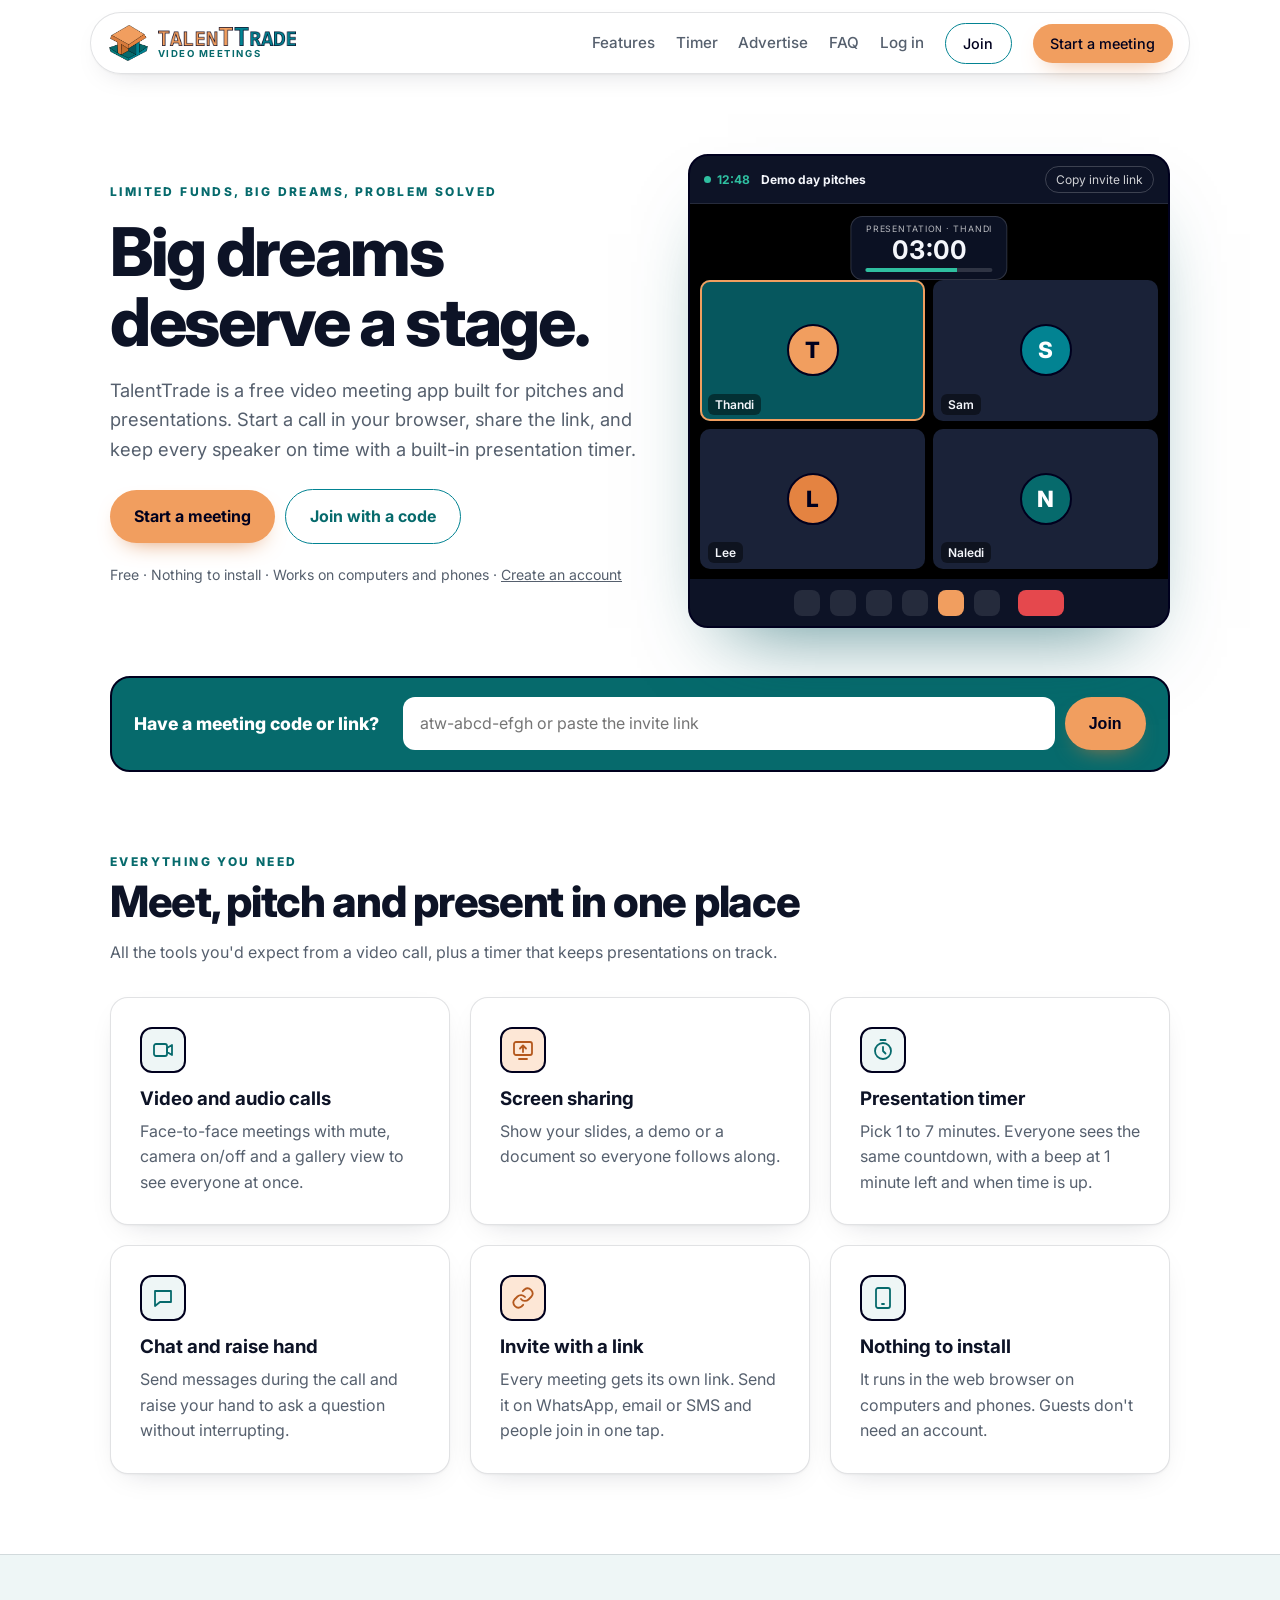
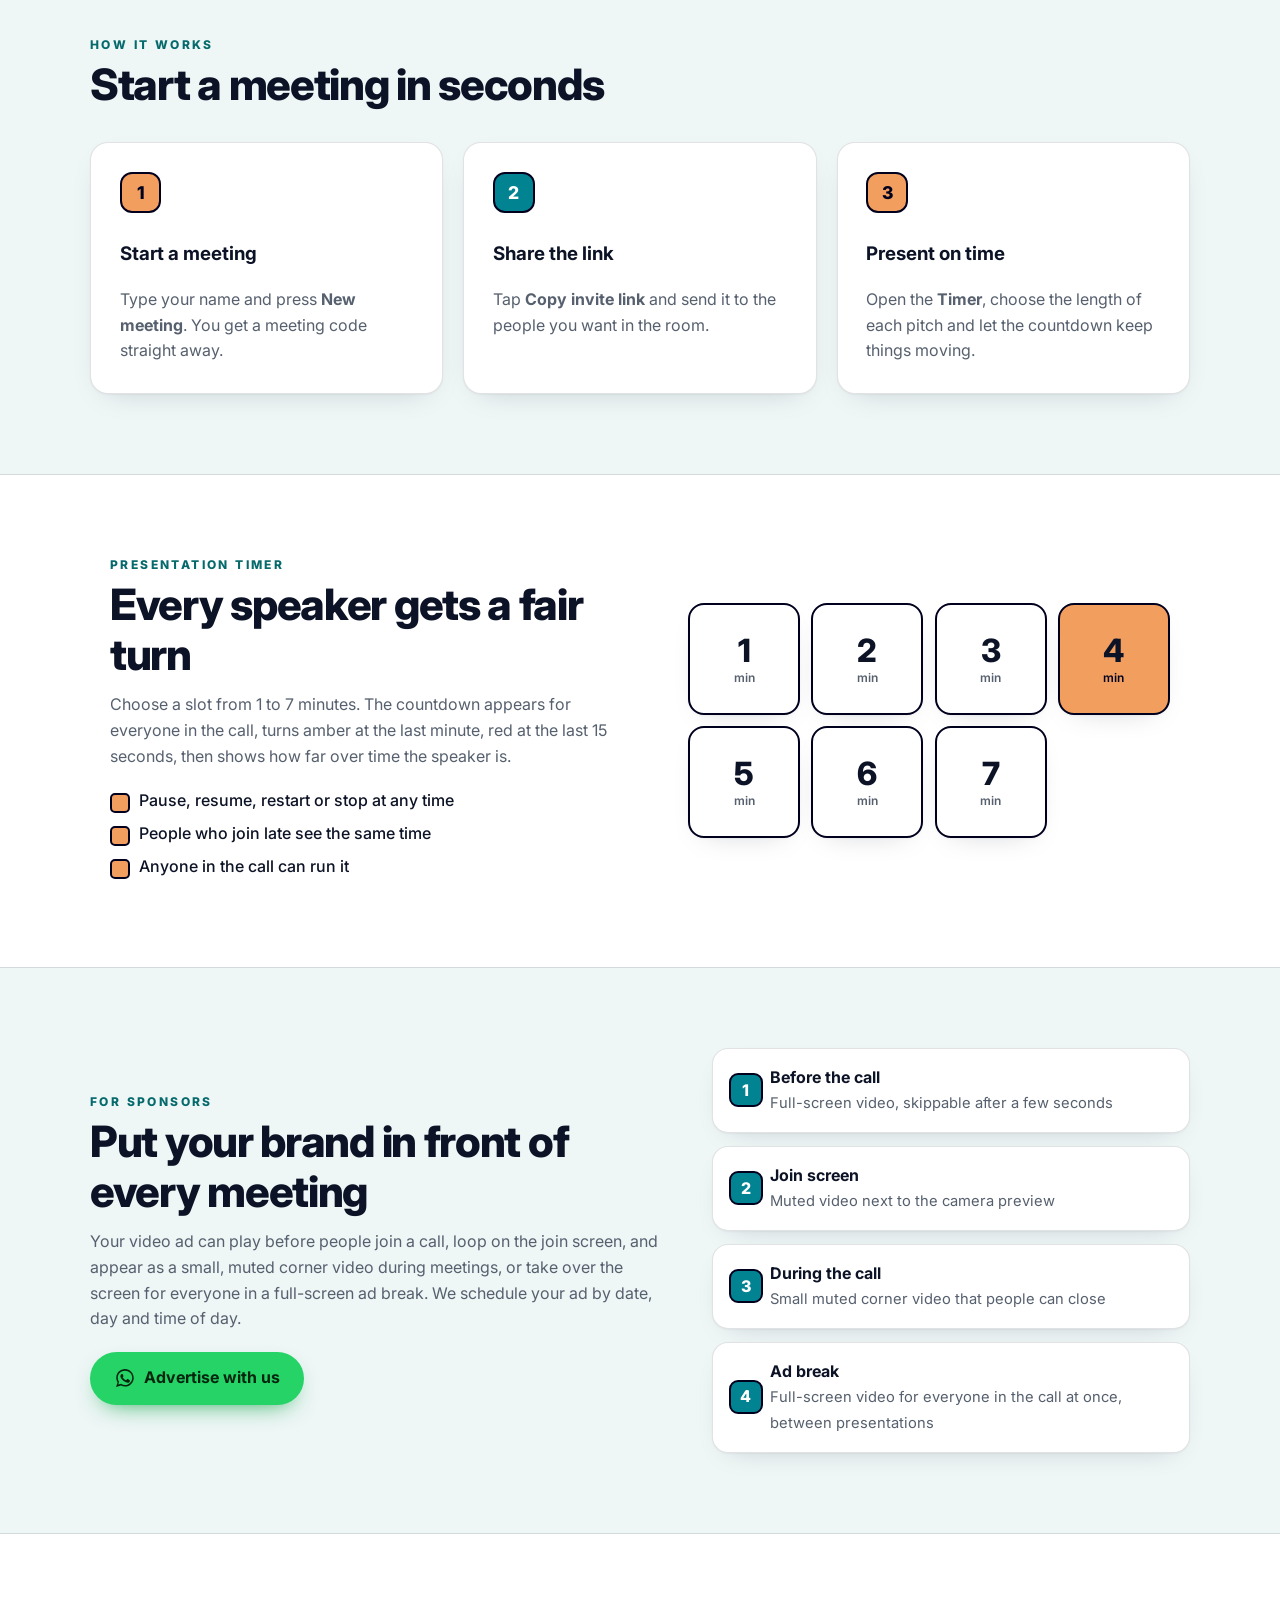
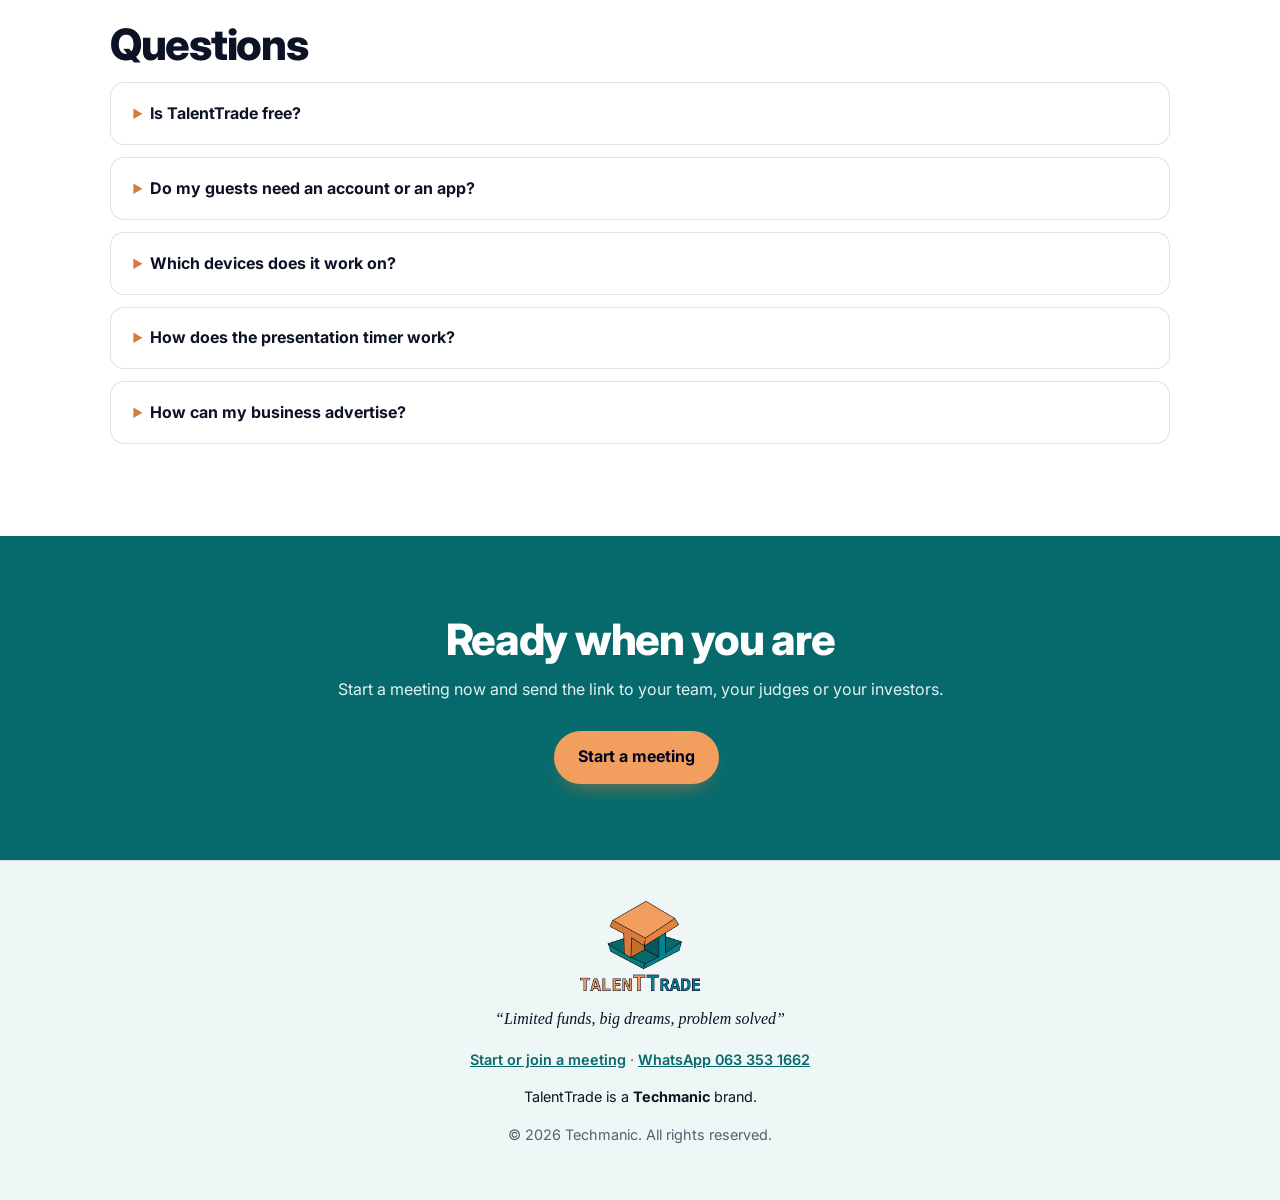
<file: index.html>
<!DOCTYPE html>
<html lang="en">
<head>
<meta charset="UTF-8">
<meta name="viewport" content="width=device-width, initial-scale=1">
<title>TalentTrade | Free Video Meetings for Pitches and Presentations</title>
<meta name="description" content="TalentTrade is a free video meeting app for pitches and presentations. Start a call in your browser, share the link, and keep every speaker on time with a built-in 1 to 7 minute presentation timer.">
<link rel="icon" type="image/png" href="assets/favicon.png">
<link rel="apple-touch-icon" href="assets/apple-touch-icon.png">
<meta name="theme-color" content="#066a6c">
<link rel="manifest" href="manifest.webmanifest">
<meta name="mobile-web-app-capable" content="yes">
<meta name="apple-mobile-web-app-capable" content="yes">
<meta name="apple-mobile-web-app-title" content="TalentTrade">
<meta name="apple-mobile-web-app-status-bar-style" content="default">
<script src="assets/pwa.js" defer></script>
<link rel="preconnect" href="https://fonts.googleapis.com">
<link rel="preconnect" href="https://fonts.gstatic.com" crossorigin>
<link rel="stylesheet" href="https://fonts.googleapis.com/css2?family=Inter:wght@400;500;600;700;800&display=swap">
<link rel="stylesheet" href="assets/style.css">
</head>
<body>
<header class="nav">
  <a class="logo" href="#top"><img class="mark" src="assets/tt-mark.png" alt="" width="40" height="36"><span class="brand"><img class="wordmark" src="assets/tt-wordmark.png" alt="TalentTrade" width="139" height="19"><small>Video meetings</small></span></a>
  <nav>
    <a href="#features">Features</a>
    <a href="#timer">Timer</a>
    <a href="#sponsors">Advertise</a>
    <a href="#faq">FAQ</a>
    <a href="login.html">Log in</a>
    <a class="btn small ghost" href="join.html">Join</a>
    <a class="btn small" href="meet.html#start">Start a meeting</a>
  </nav>
</header>

<main id="top">
  <section class="hero">
    <div class="hero-text">
      <p class="eyebrow">Limited funds, big dreams, problem solved</p>
      <h1>Big dreams deserve a stage.</h1>
      <p>TalentTrade is a free video meeting app built for pitches and presentations. Start a call in your browser, share the link, and keep every speaker on time with a built-in presentation timer.</p>
      <a class="btn" href="meet.html#start">Start a meeting</a>
      <a class="btn ghost" href="#join">Join with a code</a>
      <button class="btn ghost" type="button" data-install hidden>Install the app</button>
      <p class="hero-note">Free · Nothing to install · Works on computers and phones · <a href="signup.html">Create an account</a></p>
      <p class="hero-note" data-install-ios hidden>On iPhone or iPad: tap <b>Share</b>, then <b>Add to Home Screen</b> to install TalentTrade as an app.</p>
    </div>

    <div class="mock" aria-hidden="true">
      <div class="mock-top"><span class="mock-live">12:48</span><span>Demo day pitches</span><span class="mock-chip">Copy invite link</span></div>
      <div class="mock-stage">
        <div class="mock-timer"><small>Presentation · Thandi</small><b>03:00</b><i></i></div>
        <div class="mock-grid">
          <div class="mock-tile t1"><span>T</span><em>Thandi</em></div>
          <div class="mock-tile t2"><span>S</span><em>Sam</em></div>
          <div class="mock-tile t3"><span>L</span><em>Lee</em></div>
          <div class="mock-tile t4"><span>N</span><em>Naledi</em></div>
        </div>
      </div>
      <div class="mock-bar"><i></i><i></i><i></i><i></i><i class="on"></i><i></i><b></b></div>
    </div>
  </section>

  <section id="join" class="join-band">
    <form class="join-form" id="joinForm">
      <label for="joinCode">Have a meeting code or link?</label>
      <div class="join-row">
        <input id="joinCode" placeholder="atw-abcd-efgh or paste the invite link" autocapitalize="off" spellcheck="false" required>
        <button class="btn" type="submit">Join</button>
      </div>
    </form>
  </section>

  <section id="features" class="section">
    <p class="eyebrow">Everything you need</p>
    <h2>Meet, pitch and present in one place</h2>
    <p class="sub">All the tools you'd expect from a video call, plus a timer that keeps presentations on track.</p>
    <div class="grid three">
      <div class="card feature"><span class="ficon"><svg viewBox="0 0 24 24"><rect x="3" y="6" width="13" height="12" rx="2"/><path d="M16 10l5-3v10l-5-3z"/></svg></span><h3>Video and audio calls</h3><p>Face-to-face meetings with mute, camera on/off and a gallery view to see everyone at once.</p></div>
      <div class="card feature"><span class="ficon"><svg viewBox="0 0 24 24"><rect x="3" y="4" width="18" height="13" rx="2"/><path d="M12 14V8M9 10.5 12 7.5l3 3M8 21h8"/></svg></span><h3>Screen sharing</h3><p>Show your slides, a demo or a document so everyone follows along.</p></div>
      <div class="card feature"><span class="ficon"><svg viewBox="0 0 24 24"><circle cx="12" cy="13" r="8"/><path d="M12 9v4l2.5 2.5M9.5 2h5"/></svg></span><h3>Presentation timer</h3><p>Pick 1 to 7 minutes. Everyone sees the same countdown, with a beep at 1 minute left and when time is up.</p></div>
      <div class="card feature"><span class="ficon"><svg viewBox="0 0 24 24"><path d="M4 5h16v11H9l-5 4z"/></svg></span><h3>Chat and raise hand</h3><p>Send messages during the call and raise your hand to ask a question without interrupting.</p></div>
      <div class="card feature"><span class="ficon"><svg viewBox="0 0 24 24"><path d="M10 13a5 5 0 0 0 7.5.5l3-3a5 5 0 0 0-7-7l-1.7 1.7"/><path d="M14 11a5 5 0 0 0-7.5-.5l-3 3a5 5 0 0 0 7 7l1.7-1.7"/></svg></span><h3>Invite with a link</h3><p>Every meeting gets its own link. Send it on WhatsApp, email or SMS and people join in one tap.</p></div>
      <div class="card feature"><span class="ficon"><svg viewBox="0 0 24 24"><rect x="5" y="2" width="14" height="20" rx="2"/><path d="M11 18h2"/></svg></span><h3>Nothing to install</h3><p>It runs in the web browser on computers and phones. Guests don't need an account.</p></div>
    </div>
  </section>

  <section id="how" class="section alt">
    <p class="eyebrow">How it works</p>
    <h2>Start a meeting in seconds</h2>
    <div class="grid three">
      <div class="card"><span class="num">1</span><h3>Start a meeting</h3><p>Type your name and press <strong>New meeting</strong>. You get a meeting code straight away.</p></div>
      <div class="card"><span class="num">2</span><h3>Share the link</h3><p>Tap <strong>Copy invite link</strong> and send it to the people you want in the room.</p></div>
      <div class="card"><span class="num">3</span><h3>Present on time</h3><p>Open the <strong>Timer</strong>, choose the length of each pitch and let the countdown keep things moving.</p></div>
    </div>
  </section>

  <section id="timer" class="section timer-section">
    <div>
      <p class="eyebrow">Presentation timer</p>
      <h2>Every speaker gets a fair turn</h2>
      <p class="sub">Choose a slot from 1 to 7 minutes. The countdown appears for everyone in the call, turns amber at the last minute, red at the last 15 seconds, then shows how far over time the speaker is.</p>
      <ul class="ticks">
        <li>Pause, resume, restart or stop at any time</li>
        <li>People who join late see the same time</li>
        <li>Anyone in the call can run it</li>
      </ul>
    </div>
    <div class="presets" aria-label="Timer lengths">
      <span>1<small>min</small></span><span>2<small>min</small></span><span>3<small>min</small></span><span class="sel">4<small>min</small></span><span>5<small>min</small></span><span>6<small>min</small></span><span>7<small>min</small></span>
    </div>
  </section>

  <section id="sponsors" class="section alt">
    <div class="sponsor-band">
      <div>
        <p class="eyebrow">For sponsors</p>
        <h2>Put your brand in front of every meeting</h2>
        <p class="sub">Your video ad can play before people join a call, loop on the join screen, and appear as a small, muted corner video during meetings, or take over the screen for everyone in a full-screen ad break. We schedule your ad by date, day and time of day.</p>
        <a class="btn wa" href="https://wa.me/27633531662?text=Hi%20TalentTrade%2C%20I%27d%20like%20to%20advertise%20on%20TalentTrade%20Meet." target="_blank" rel="noopener"><svg viewBox="0 0 32 32" width="22" height="22" aria-hidden="true" fill="currentColor"><path d="M16 3C9 3 3.3 8.6 3.3 15.5c0 2.4.7 4.7 1.9 6.600L3 29l7.100-2.100a12.800 12.800 0 0 0 5.900 1.500c7 0 12.700-5.600 12.700-12.500S23 3 16 3zm0 23.100c-1.900 0-3.700-.5-5.300-1.500l-.4-.2-4.200 1.200 1.300-4-.3-.4a10.300 10.300 0 0 1-1.600-5.600C5.500 9.900 10.200 5.400 16 5.400s10.500 4.500 10.500 10.100S21.800 26.100 16 26.100zm5.800-7.500c-.3-.2-1.900-.9-2.200-1-.3-.1-.5-.2-.7.200-.2.300-.8 1-1 1.200-.2.200-.4.200-.7.100-.3-.2-1.400-.5-2.600-1.600-1-.9-1.600-1.900-1.800-2.200-.2-.3 0-.5.100-.7l.5-.6c.2-.2.200-.3.300-.5.100-.2.100-.4 0-.6l-1-2.300c-.2-.6-.5-.5-.7-.5h-.6c-.2 0-.6.1-.9.400-.3.300-1.200 1.200-1.200 2.800s1.200 3.300 1.400 3.500c.2.200 2.400 3.700 5.800 5.100.8.400 1.500.6 2 .8.800.3 1.600.2 2.200.1.700-.1 1.900-.8 2.200-1.500.3-.8.300-1.400.2-1.500-.1-.2-.3-.3-.6-.4z"/></svg> Advertise with us</a>
      </div>
      <ol class="placements">
        <li><b>Before the call</b><span>Full-screen video, skippable after a few seconds</span></li>
        <li><b>Join screen</b><span>Muted video next to the camera preview</span></li>
        <li><b>During the call</b><span>Small muted corner video that people can close</span></li>
        <li><b>Ad break</b><span>Full-screen video for everyone in the call at once, between presentations</span></li>
      </ol>
    </div>
  </section>

  <section id="faq" class="section">
    <h2>Questions</h2>
    <details><summary>Is TalentTrade free?</summary><p>Yes. Starting and joining meetings is free. Sponsor ads help keep it that way.</p></details>
    <details><summary>Do my guests need an account or an app?</summary><p>No. They open your invite link, type their name and join from their web browser.</p></details>
    <details><summary>Which devices does it work on?</summary><p>Computers, tablets and phones with an up-to-date browser such as Chrome, Edge, Safari or Firefox. Allow camera and microphone access when the browser asks.</p></details>
    <details><summary>How does the presentation timer work?</summary><p>In a call, tap <strong>Timer</strong> and choose 1 to 7 minutes. Everyone sees the same countdown, and anyone can pause, restart or stop it.</p></details>
    <details><summary>How can my business advertise?</summary><p>Message us on WhatsApp on <a href="https://wa.me/27633531662" target="_blank" rel="noopener">063 353 1662</a> and we'll set up your video ad.</p></details>
  </section>

  <section class="cta-band">
    <h2>Ready when you are</h2>
    <p>Start a meeting now and send the link to your team, your judges or your investors.</p>
    <a class="btn" href="meet.html#start">Start a meeting</a>
  </section>
</main>

<footer>
  <img class="foot-logo" src="assets/tt-logo.png" alt="TalentTrade" width="120" height="90">
  <p class="tagline">“Limited funds, big dreams, problem solved”</p>
  <p><a href="meet.html">Start or join a meeting</a> · <a href="https://wa.me/27633531662" target="_blank" rel="noopener">WhatsApp 063 353 1662</a></p>
  <p><button class="link-btn" type="button" data-install hidden>Install TalentTrade as an app</button></p>
  <p class="parent">TalentTrade is a <strong>Techmanic</strong> brand.</p>
  <p>© <span id="year"></span> Techmanic. All rights reserved.</p>
</footer>
<script>
document.getElementById('year').textContent=new Date().getFullYear();
document.getElementById('joinForm').addEventListener('submit',function(e){
  e.preventDefault();
  var v=document.getElementById('joinCode').value.trim();
  var m=v.match(/[?&]room=([^&#]+)/);if(m)v=decodeURIComponent(m[1]); // accept a pasted invite link
  v=v.toLowerCase().replace(/[^a-z0-9-]/g,'').slice(0,40);
  if(v)location.href='meet.html?room='+encodeURIComponent(v);
});
</script>
</body>
</html>
</file>
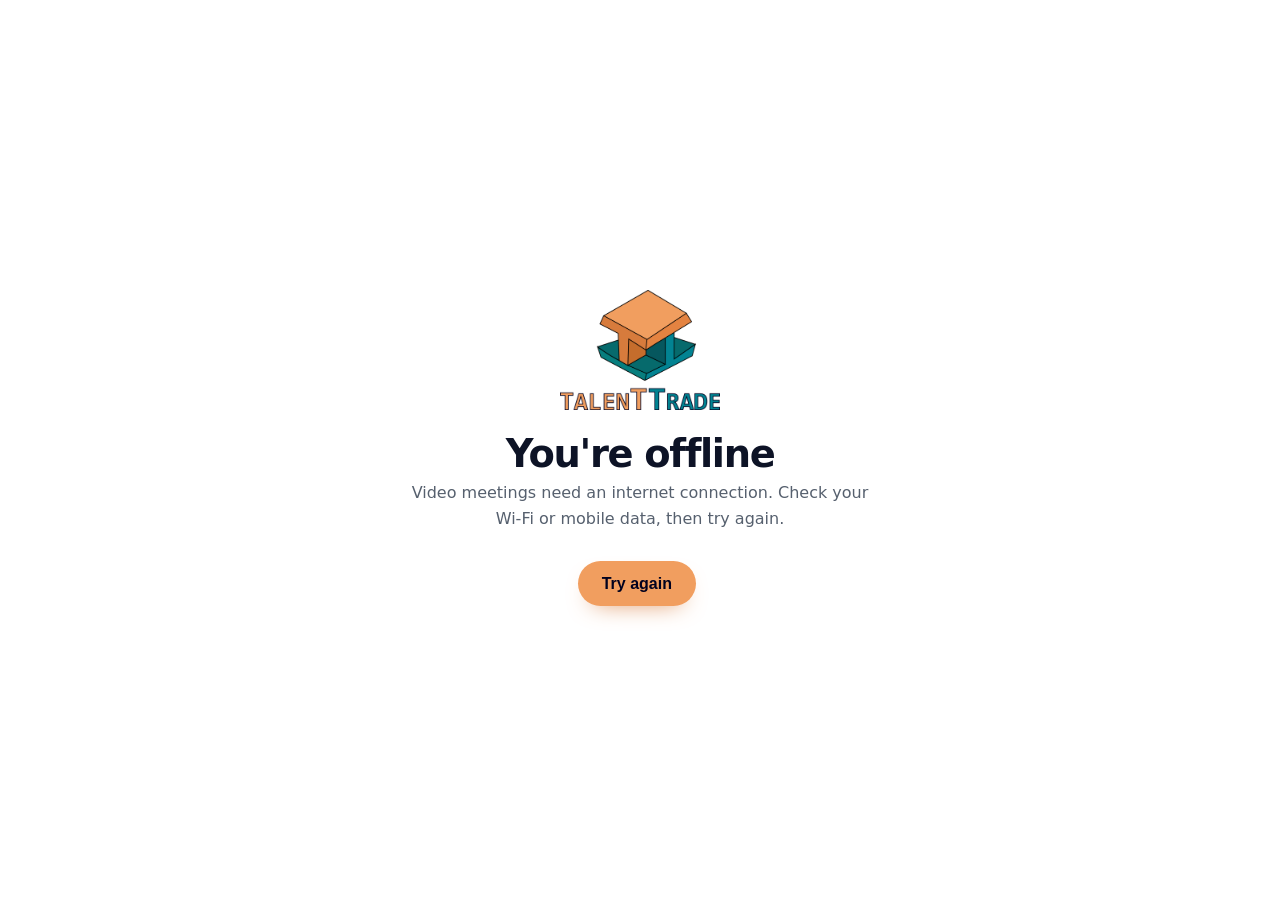
<file: offline.html>
<!DOCTYPE html>
<html lang="en">
<head>
<meta charset="UTF-8">
<meta name="viewport" content="width=device-width, initial-scale=1">
<title>You're offline | TalentTrade</title>
<link rel="icon" type="image/png" href="assets/favicon.png">
<meta name="theme-color" content="#066a6c">
<link rel="manifest" href="manifest.webmanifest">
<meta name="mobile-web-app-capable" content="yes">
<meta name="apple-mobile-web-app-capable" content="yes">
<meta name="apple-mobile-web-app-title" content="TalentTrade">
<meta name="apple-mobile-web-app-status-bar-style" content="default">
<script src="assets/pwa.js" defer></script>
<link rel="stylesheet" href="assets/style.css">
</head>
<body>
<main class="auth-main" style="min-height:100vh;text-align:center">
  <div class="auth-card">
    <img src="assets/tt-logo.png" alt="TalentTrade" width="160" height="120" style="height:120px;width:auto;margin:0 auto 1.5rem;display:block">
    <h1>You're offline</h1>
    <p class="sub">Video meetings need an internet connection. Check your Wi-Fi or mobile data, then try again.</p>
    <button class="btn" type="button" onclick="location.reload()">Try again</button>
  </div>
</main>
</body>
</html>
</file>
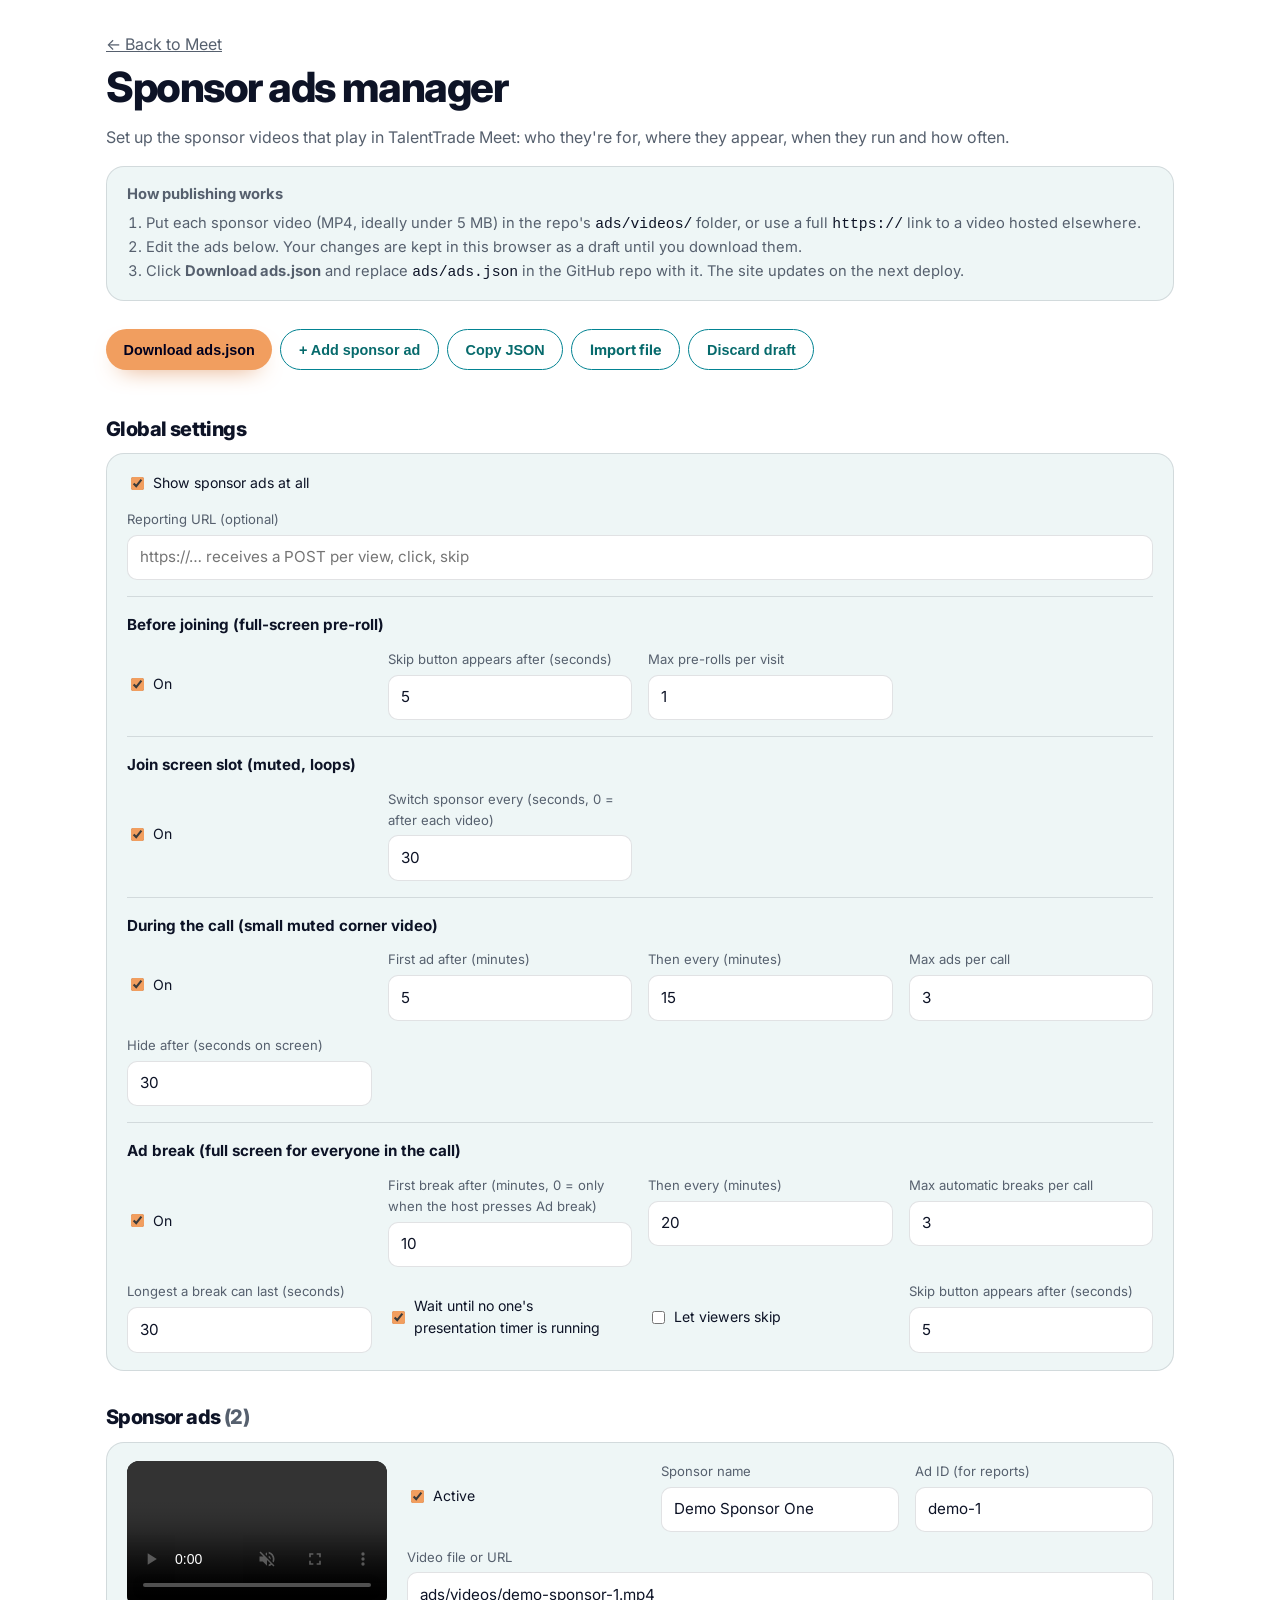
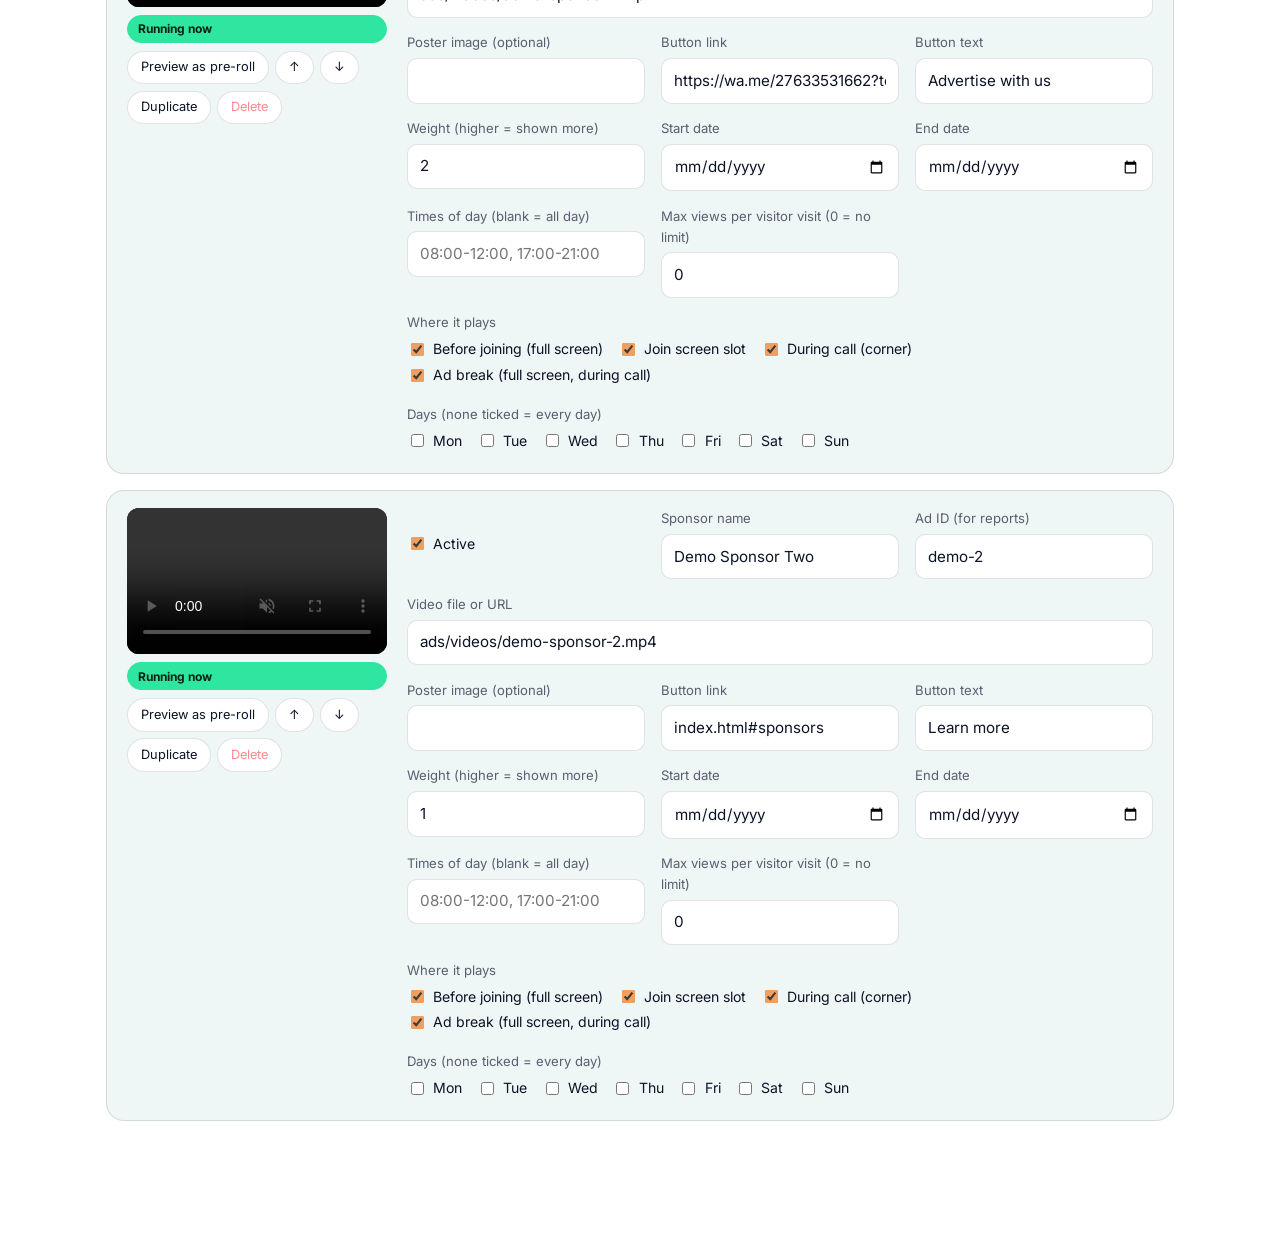
<file: ads/admin.html>
<!DOCTYPE html>
<html lang="en">
<head>
<meta charset="UTF-8">
<meta name="viewport" content="width=device-width, initial-scale=1">
<meta name="robots" content="noindex, nofollow">
<title>Sponsor Ads Manager</title>
<link rel="icon" type="image/png" href="../assets/favicon.png">
<link rel="apple-touch-icon" href="../assets/apple-touch-icon.png">
<meta name="theme-color" content="#066a6c">
<link rel="preconnect" href="https://fonts.googleapis.com">
<link rel="preconnect" href="https://fonts.gstatic.com" crossorigin>
<link rel="stylesheet" href="https://fonts.googleapis.com/css2?family=Inter:wght@400;500;600;700;800&display=swap">
<link rel="stylesheet" href="../assets/style.css">
<style>
  .wrap{max-width:1100px;margin:0 auto;padding:2rem 16px 6rem}
  h1{font-size:clamp(1.8rem,4vw,2.6rem);margin:.5rem 0}
  h2{font-size:1.25rem;margin:2.2rem 0 .8rem}
  .muted{color:var(--muted)}
  .steps{background:var(--bg2);border:1px solid var(--border);border-radius:18px;padding:1rem 1.25rem;margin:1rem 0;color:var(--muted);font-size:.92rem}
  .steps ol{margin:.3rem 0 0;padding-left:1.2rem}
  .steps code{color:var(--text)}
  .actions{position:sticky;top:0;z-index:5;display:flex;flex-wrap:wrap;gap:.5rem;padding:.75rem 0;background:var(--bg)}
  .actions .btn{margin:0}
  .box{background:var(--bg2);border:1px solid var(--border);border-radius:18px;padding:1.1rem 1.25rem}
  .grid-f{display:grid;grid-template-columns:repeat(auto-fill,minmax(210px,1fr));gap:.9rem 1rem}
  label.f{display:flex;flex-direction:column;gap:.3rem;font-size:.82rem;color:var(--muted)}
  label.f input,label.f select{padding:.6rem .75rem;border-radius:10px;border:1px solid var(--border);background:var(--glass);color:var(--text);font:inherit;font-size:.95rem;width:100%}
  label.f input[type=checkbox]{width:auto}
  input[type=checkbox]{accent-color:var(--accent)}
  .check{display:inline-flex;align-items:center;gap:.4rem;font-size:.88rem;margin-right:.9rem;cursor:pointer}
  .group{border-top:1px solid var(--border);margin-top:1rem;padding-top:1rem}
  .group h3{font-size:.95rem;margin:0 0 .7rem}
  .ad{display:grid;grid-template-columns:260px 1fr;gap:1.25rem;margin-bottom:1rem}
  .ad .pv{display:flex;flex-direction:column;gap:.5rem}
  .ad video{width:100%;aspect-ratio:16/9;background:#000;border-radius:12px}
  .status{display:inline-block;font-size:.75rem;font-weight:700;padding:.2rem .6rem;border-radius:999px;background:var(--glass);border:1px solid var(--border)}
  .status.live{color:#05250f;background:#2ee6a0;border-color:#2ee6a0}
  .status.warn{color:var(--on-accent);background:var(--accent2);border-color:var(--accent2)}
  .row-btns{display:flex;flex-wrap:wrap;gap:.4rem}
  .mini{background:var(--glass);border:1px solid var(--border);color:var(--text);border-radius:999px;padding:.35rem .8rem;font:inherit;font-size:.8rem;cursor:pointer}
  .mini.danger{color:#ff8a8f}
  .full{grid-column:1/-1}
  .msg{min-height:1.4em;font-size:.9rem;color:var(--accent3)}
  @media (max-width:760px){.ad{grid-template-columns:1fr}}
</style>
</head>
<body>
<div class="wrap">
  <a href="../meet.html" class="muted">&larr; Back to Meet</a>
  <h1>Sponsor ads manager</h1>
  <p class="muted">Set up the sponsor videos that play in TalentTrade Meet: who they're for, where they appear, when they run and how often.</p>
  <div class="steps"><strong>How publishing works</strong>
    <ol>
      <li>Put each sponsor video (MP4, ideally under 5 MB) in the repo's <code>ads/videos/</code> folder, or use a full <code>https://</code> link to a video hosted elsewhere.</li>
      <li>Edit the ads below. Your changes are kept in this browser as a draft until you download them.</li>
      <li>Click <strong>Download ads.json</strong> and replace <code>ads/ads.json</code> in the GitHub repo with it. The site updates on the next deploy.</li>
    </ol>
  </div>

  <div class="actions">
    <button class="btn small" id="download" type="button">Download ads.json</button>
    <button class="btn small ghost" id="addAd" type="button">+ Add sponsor ad</button>
    <button class="btn small ghost" id="copy" type="button">Copy JSON</button>
    <label class="btn small ghost">Import file<input type="file" id="importFile" accept=".json,application/json" hidden></label>
    <button class="btn small ghost" id="reset" type="button">Discard draft</button>
    <span class="msg" id="msg" role="status" aria-live="polite"></span>
  </div>

  <h2>Global settings</h2>
  <div class="box" id="settings"></div>

  <h2>Sponsor ads <span class="muted" id="count"></span></h2>
  <div id="ads"></div>
</div>

<script src="../assets/ads.js"></script>
<script>
var $=function(id){return document.getElementById(id)};
var DAYS=['mon','tue','wed','thu','fri','sat','sun'];
var PLACEMENTS=[['preroll','Before joining (full screen)'],['lobby','Join screen slot'],['incall','During call (corner)'],['break','Ad break (full screen, during call)']];
var data=null,original=null;
function store(k,v){try{if(v===undefined)return localStorage.getItem(k);if(v===null)localStorage.removeItem(k);else localStorage.setItem(k,v)}catch(e){return null}}
function flash(t){$('msg').textContent=t;clearTimeout(flash.h);flash.h=setTimeout(function(){$('msg').textContent=''},3000)}
function save(){store('atw-ads-draft',JSON.stringify(data));render.status()}
function src(p){p=String(p||'');return !p||/^(https?:)?\/\//i.test(p)||p[0]==='/'?p:'../'+p} // paths in ads.json are relative to the site root
function newAd(){return {id:'ad-'+Date.now().toString(36),sponsor:'',title:'',video:'ads/videos/',poster:'',clickUrl:'',cta:'Learn more',placements:['preroll','lobby','incall','break'],weight:1,active:true,startDate:'',endDate:'',days:[],hours:[],maxViewsPerSession:0}}

function field(label,value,onchange,opts){
  opts=opts||{};
  var l=document.createElement('label');l.className='f'+(opts.full?' full':'');
  l.appendChild(document.createTextNode(label));
  var i=document.createElement('input');i.type=opts.type||'text';
  if(opts.placeholder)i.placeholder=opts.placeholder;
  if(opts.min!=null)i.min=opts.min;if(opts.step)i.step=opts.step;
  if(i.type==='checkbox')i.checked=!!value;else i.value=value==null?'':value;
  i.addEventListener(i.type==='checkbox'?'change':'input',function(){
    var v=i.type==='checkbox'?i.checked:i.type==='number'?(i.value===''?0:Number(i.value)):i.value;
    onchange(v);save();if(opts.after)opts.after();
  });
  l.appendChild(i);return l;
}
function check(label,on,onchange){
  var l=document.createElement('label');l.className='check';
  var i=document.createElement('input');i.type='checkbox';i.checked=on;
  i.onchange=function(){onchange(i.checked);save()};
  l.appendChild(i);l.appendChild(document.createTextNode(label));return l;
}
function group(title,parent){var g=document.createElement('div');g.className='group';var h=document.createElement('h3');h.textContent=title;g.appendChild(h);var gr=document.createElement('div');gr.className='grid-f';g.appendChild(gr);parent.appendChild(g);return gr}

function statusOf(ad){
  if(ad.active===false)return ['Paused',''];
  if(!ad.video||/\/$/.test(ad.video))return ['No video set','warn'];
  if(!ad.placements||!ad.placements.length)return ['No placement chosen','warn'];
  var t=new Date(),d=t.getFullYear()+'-'+String(t.getMonth()+1).padStart(2,'0')+'-'+String(t.getDate()).padStart(2,'0');
  if(ad.endDate&&d>ad.endDate)return ['Ended '+ad.endDate,''];
  if(ad.startDate&&d<ad.startDate)return ['Starts '+ad.startDate,'warn'];
  AdEngine.use({settings:{preroll:{enabled:true},lobby:{enabled:true},incall:{enabled:true},'break':{enabled:true}},ads:[]});
  var now=ad.placements.some(function(p){return AdEngine.eligible(Object.assign({},ad,{maxViewsPerSession:0}),p)});
  return now?['Running now','live']:['Scheduled (outside its days/hours right now)','warn'];
}

var render={
  settings:function(){
    var s=data.settings,box=$('settings');box.innerHTML='';
    var top=document.createElement('div');top.className='grid-f';box.appendChild(top);
    top.appendChild(check('Show sponsor ads at all',s.enabled!==false,function(v){s.enabled=v}));
    top.appendChild(field('Reporting URL (optional)',s.trackUrl,function(v){s.trackUrl=v.trim()},{placeholder:'https://… receives a POST per view, click, skip',full:true}));
    var p=group('Before joining (full-screen pre-roll)',box);
    p.appendChild(check('On',s.preroll.enabled,function(v){s.preroll.enabled=v}));
    p.appendChild(field('Skip button appears after (seconds)',s.preroll.skipAfterSeconds,function(v){s.preroll.skipAfterSeconds=v},{type:'number',min:0}));
    p.appendChild(field('Max pre-rolls per visit',s.preroll.maxPerSession,function(v){s.preroll.maxPerSession=v},{type:'number',min:0}));
    var l=group('Join screen slot (muted, loops)',box);
    l.appendChild(check('On',s.lobby.enabled,function(v){s.lobby.enabled=v}));
    l.appendChild(field('Switch sponsor every (seconds, 0 = after each video)',s.lobby.rotateSeconds,function(v){s.lobby.rotateSeconds=v},{type:'number',min:0}));
    var c=group('During the call (small muted corner video)',box);
    c.appendChild(check('On',s.incall.enabled,function(v){s.incall.enabled=v}));
    c.appendChild(field('First ad after (minutes)',s.incall.firstAfterMinutes,function(v){s.incall.firstAfterMinutes=v},{type:'number',min:0,step:'any'}));
    c.appendChild(field('Then every (minutes)',s.incall.everyMinutes,function(v){s.incall.everyMinutes=v},{type:'number',min:0,step:'any'}));
    c.appendChild(field('Max ads per call',s.incall.maxPerCall,function(v){s.incall.maxPerCall=v},{type:'number',min:0}));
    c.appendChild(field('Hide after (seconds on screen)',s.incall.maxSecondsOnScreen,function(v){s.incall.maxSecondsOnScreen=v},{type:'number',min:0}));
    var b=group('Ad break (full screen for everyone in the call)',box),br=s['break'];
    b.appendChild(check('On',br.enabled,function(v){br.enabled=v}));
    b.appendChild(field('First break after (minutes, 0 = only when the host presses Ad break)',br.firstAfterMinutes,function(v){br.firstAfterMinutes=v},{type:'number',min:0,step:'any'}));
    b.appendChild(field('Then every (minutes)',br.everyMinutes,function(v){br.everyMinutes=v},{type:'number',min:0,step:'any'}));
    b.appendChild(field('Max automatic breaks per call',br.maxPerCall,function(v){br.maxPerCall=v},{type:'number',min:0}));
    b.appendChild(field('Longest a break can last (seconds)',br.maxSeconds,function(v){br.maxSeconds=v},{type:'number',min:0}));
    b.appendChild(check("Wait until no one's presentation timer is running",br.waitForTimer!==false,function(v){br.waitForTimer=v}));
    b.appendChild(check('Let viewers skip',!!br.allowSkip,function(v){br.allowSkip=v}));
    b.appendChild(field('Skip button appears after (seconds)',br.skipAfterSeconds,function(v){br.skipAfterSeconds=v},{type:'number',min:0}));
  },
  ads:function(){
    var list=$('ads');list.innerHTML='';
    $('count').textContent='('+data.ads.length+')';
    data.ads.forEach(function(ad,idx){
      var card=document.createElement('div');card.className='box ad';
      var pv=document.createElement('div');pv.className='pv';
      var v=document.createElement('video');v.controls=true;v.muted=true;v.preload='metadata';v.playsInline=true;
      function setV(){v.src=src(ad.video);if(ad.poster)v.poster=src(ad.poster)}setV();
      var st=document.createElement('span');st.className='status';st.dataset.idx=idx;
      var btns=document.createElement('div');btns.className='row-btns';
      function mini(t,fn,cls){var b=document.createElement('button');b.type='button';b.className='mini'+(cls?' '+cls:'');b.textContent=t;b.onclick=fn;btns.appendChild(b)}
      mini('Preview as pre-roll',function(){previewPreroll(ad)});
      mini('↑',function(){if(idx>0){data.ads.splice(idx-1,0,data.ads.splice(idx,1)[0]);save();render.ads()}});
      mini('↓',function(){if(idx<data.ads.length-1){data.ads.splice(idx+1,0,data.ads.splice(idx,1)[0]);save();render.ads()}});
      mini('Duplicate',function(){var c=JSON.parse(JSON.stringify(ad));c.id=newAd().id;data.ads.splice(idx+1,0,c);save();render.ads()});
      mini('Delete',function(){if(confirm('Delete the ad for '+(ad.sponsor||'this sponsor')+'?')){data.ads.splice(idx,1);save();render.ads()}},'danger');
      pv.appendChild(v);pv.appendChild(st);pv.appendChild(btns);

      var f=document.createElement('div');f.className='grid-f';
      f.appendChild(check('Active',ad.active!==false,function(x){ad.active=x}));
      f.appendChild(field('Sponsor name',ad.sponsor,function(x){ad.sponsor=x},{placeholder:'Shown as "Sponsored · Name"'}));
      f.appendChild(field('Ad ID (for reports)',ad.id,function(x){ad.id=x.trim()}));
      f.appendChild(field('Video file or URL',ad.video,function(x){ad.video=x.trim()},{placeholder:'ads/videos/sponsor.mp4',full:true,after:setV}));
      f.appendChild(field('Poster image (optional)',ad.poster,function(x){ad.poster=x.trim()},{after:setV}));
      f.appendChild(field('Button link',ad.clickUrl,function(x){ad.clickUrl=x.trim()},{placeholder:'https://sponsor.co.za'}));
      f.appendChild(field('Button text',ad.cta,function(x){ad.cta=x}));
      f.appendChild(field('Weight (higher = shown more)',ad.weight==null?1:ad.weight,function(x){ad.weight=x},{type:'number',min:0,step:'any'}));
      f.appendChild(field('Start date',ad.startDate,function(x){ad.startDate=x},{type:'date'}));
      f.appendChild(field('End date',ad.endDate,function(x){ad.endDate=x},{type:'date'}));
      f.appendChild(field('Times of day (blank = all day)',(ad.hours||[]).join(', '),function(x){ad.hours=x.split(',').map(function(s){return s.trim()}).filter(Boolean)},{placeholder:'08:00-12:00, 17:00-21:00'}));
      f.appendChild(field('Max views per visitor visit (0 = no limit)',ad.maxViewsPerSession||0,function(x){ad.maxViewsPerSession=x},{type:'number',min:0}));
      var pl=document.createElement('div');pl.className='full';
      pl.appendChild(Object.assign(document.createElement('div'),{className:'muted',textContent:'Where it plays',style:'font-size:.82rem;margin-bottom:.3rem'}));
      PLACEMENTS.forEach(function(p){pl.appendChild(check(p[1],(ad.placements||[]).indexOf(p[0])>=0,function(on){ad.placements=(ad.placements||[]).filter(function(x){return x!==p[0]});if(on)ad.placements.push(p[0])}))});
      f.appendChild(pl);
      var dy=document.createElement('div');dy.className='full';
      dy.appendChild(Object.assign(document.createElement('div'),{className:'muted',textContent:'Days (none ticked = every day)',style:'font-size:.82rem;margin-bottom:.3rem'}));
      DAYS.forEach(function(d){dy.appendChild(check(d[0].toUpperCase()+d.slice(1),(ad.days||[]).indexOf(d)>=0,function(on){ad.days=(ad.days||[]).filter(function(x){return x!==d});if(on)ad.days.push(d)}))});
      f.appendChild(dy);
      card.appendChild(pv);card.appendChild(f);list.appendChild(card);
    });
    render.status();
  },
  status:function(){
    document.querySelectorAll('.status').forEach(function(st){var s=statusOf(data.ads[+st.dataset.idx]);st.textContent=s[0];st.className='status '+s[1]});
  }
};

function previewPreroll(ad){
  try{sessionStorage.removeItem('atw-ad-preroll-count')}catch(e){}
  AdEngine.use({settings:{enabled:true,trackUrl:'',preroll:{enabled:true,skipAfterSeconds:data.settings.preroll.skipAfterSeconds,maxPerSession:99}},
    ads:[Object.assign({},ad,{video:src(ad.video),poster:src(ad.poster),active:true,startDate:'',endDate:'',days:[],hours:[],placements:['preroll'],maxViewsPerSession:0})]});
  AdEngine.preroll().then(function(r){if(!r)flash('That video could not play. Check the file path.')});
}
function load(d){
  d=d||{};
  data={settings:Object.assign({enabled:true,trackUrl:''},d.settings||{}),ads:d.ads||[]};
  ['preroll','lobby','incall','break'].forEach(function(k){data.settings[k]=Object.assign({enabled:true},data.settings[k]||{})});
  render.settings();render.ads();
}
function json(){return JSON.stringify(data,null,2)+'\n'}

$('addAd').onclick=function(){data.ads.push(newAd());save();render.ads();window.scrollTo(0,document.body.scrollHeight)};
$('download').onclick=function(){
  var ids={},dup=data.ads.some(function(a){if(ids[a.id])return true;ids[a.id]=1});
  if(dup&&!confirm('Two ads share the same ID, so reports will mix them up. Download anyway?'))return;
  var a=document.createElement('a');a.href=URL.createObjectURL(new Blob([json()],{type:'application/json'}));a.download='ads.json';a.click();
  setTimeout(function(){URL.revokeObjectURL(a.href)},1000);flash('Downloaded. Replace ads/ads.json in the repo with it.');
};
$('copy').onclick=function(){navigator.clipboard.writeText(json()).then(function(){flash('JSON copied')},function(){flash('Copy failed: use Download instead')})};
$('importFile').onchange=function(e){
  var f=e.target.files[0];if(!f)return;
  f.text().then(function(t){load(JSON.parse(t));save();flash('Imported '+f.name)}).catch(function(){flash('That file is not valid ads JSON')});
  e.target.value='';
};
$('reset').onclick=function(){if(confirm('Throw away your draft and reload the published ads.json?')){store('atw-ads-draft',null);load(JSON.parse(original));flash('Draft discarded')}};

fetch('ads.json',{cache:'no-cache'}).then(function(r){return r.json()}).catch(function(){return {settings:{},ads:[]}}).then(function(pub){
  original=JSON.stringify(pub);
  var draft=store('atw-ads-draft');
  if(draft&&draft!==original){try{load(JSON.parse(draft));flash('Loaded your unsaved draft');return}catch(e){}}
  load(pub);
});
</script>
</body>
</html>
</file>
<file: assets/style.css>
:root{
  /* TalentTrade palette, sampled from the logo */
  --orange:#f19e5f;--orange-2:#e48341;--orange-3:#d77b3c;--orange-text:#b4581d;
  --teal:#028392;--teal-2:#066a6c;--teal-3:#06575e;--teal-tint:#eef6f6;
  --navy:#00001e;

  --bg:#ffffff;--bg2:var(--teal-tint);--surface:#ffffff;--text:#0d1326;--muted:#56606e;
  --accent:var(--orange);--accent2:var(--orange-2);--accent3:var(--teal);--on-accent:var(--navy);
  --green:var(--teal-2);--green-text:#e3f2f2;
  --glass:#ffffff;--border:rgba(13,19,38,.12);--radius:18px;
  --shadow:0 1px 2px rgba(13,19,38,.04),0 10px 30px -18px rgba(13,19,38,.25);
  --display:"Inter",system-ui,-apple-system,Segoe UI,Roboto,sans-serif;
  --grad:var(--accent);
}
*{box-sizing:border-box}
[hidden]{display:none!important}
html{scroll-behavior:smooth}
body{margin:0;-webkit-font-smoothing:antialiased;font-family:"Inter",system-ui,-apple-system,Segoe UI,Roboto,sans-serif;background:var(--bg);color:var(--text);line-height:1.6}
a{color:inherit}
::selection{background:var(--orange);color:var(--navy)}

/* nav */
.nav{position:sticky;top:12px;z-index:10;display:flex;justify-content:space-between;align-items:center;gap:1rem;flex-wrap:wrap;margin:12px auto 0;max-width:1100px;width:calc(100% - 24px);padding:.6rem 1rem .6rem 1.1rem;background:rgba(255,255,255,.88);border:1px solid var(--border);border-radius:999px;backdrop-filter:blur(14px);box-shadow:var(--shadow)}
.nav nav{display:flex;gap:1.3rem;align-items:center;flex-wrap:wrap}
.nav nav a{text-decoration:none;color:var(--muted);font-size:.95rem;font-weight:500}
.nav nav a:hover{color:var(--teal-2)}
.nav nav a.btn:not(.wa){color:var(--on-accent)}
.logo{display:flex;align-items:center;gap:.6rem;text-decoration:none}
.mark{height:36px;width:auto;display:block}
.brand{display:flex;flex-direction:column;justify-content:center;gap:3px;line-height:1}
.wordmark{height:19px;width:auto;display:block}
.brand small{font-size:.6rem;font-weight:700;letter-spacing:.16em;text-transform:uppercase;color:var(--teal-2)}

/* buttons */
.btn{display:inline-block;background:var(--grad);color:var(--on-accent);font-weight:700;padding:.85rem 1.5rem;border:0;border-radius:999px;text-decoration:none;cursor:pointer;font-size:1rem;margin:.25rem .4rem .25rem 0;box-shadow:0 10px 24px -14px var(--orange-3);transition:transform .2s,box-shadow .2s,background .2s}
.btn:hover{transform:translateY(-2px);background:var(--accent2);box-shadow:0 14px 30px -12px var(--orange-3)}
.btn.small{padding:.5rem 1.1rem;font-size:.9rem;margin:0}
.btn.ghost{background:transparent;color:var(--teal-2);border:1.5px solid var(--teal);box-shadow:none}
.btn.ghost:hover{background:var(--teal-tint)}
.btn.wa{background:#25d366;color:#05250f;box-shadow:0 10px 24px -12px #1da851;display:inline-flex;align-items:center;gap:.5rem}
.btn.wa:hover{background:#2bdc6e;box-shadow:0 14px 30px -10px #1da851}

/* type */
.eyebrow{display:block;color:var(--teal-2);text-transform:uppercase;letter-spacing:.2em;font-size:.75rem;font-weight:800;margin:0}
.hero-text p.eyebrow,.panel p.eyebrow{color:var(--teal-2);font-size:.75rem;margin:0;max-width:none}
h1{font-family:var(--display);font-weight:800;font-size:clamp(2.4rem,6vw,4.2rem);line-height:1.04;letter-spacing:-.035em;margin:1rem 0 1.2rem;color:var(--text)}
h2{font-family:var(--display);font-weight:800;font-size:clamp(1.9rem,4vw,2.7rem);line-height:1.15;letter-spacing:-.03em;margin:.4rem 0 .8rem}
h3{font-family:var(--display);font-weight:700}
.sub{color:var(--muted);margin-top:0}

/* hero */
.hero{display:grid;grid-template-columns:1.1fr 1fr;gap:3rem;align-items:center;max-width:1100px;margin:0 auto;padding:5rem 1.25rem 3rem}
@media (prefers-reduced-motion:reduce){.btn{transition:none}}

/* sections & cards */
.section{max-width:1100px;margin:0 auto;padding:5rem 1.25rem}
.section.alt{max-width:none;background:var(--bg2);border-top:1px solid var(--border);border-bottom:1px solid var(--border)}
.section.alt>*{max-width:1100px;margin-left:auto;margin-right:auto}
.grid{display:grid;gap:1.25rem;margin-top:2rem}
.grid.two{grid-template-columns:repeat(auto-fit,minmax(280px,1fr));max-width:820px;margin-left:auto;margin-right:auto}
.grid.three{grid-template-columns:repeat(auto-fit,minmax(280px,1fr))}
.grid.four{grid-template-columns:repeat(auto-fit,minmax(220px,1fr))}
.card{background:var(--surface);border:1px solid var(--border);border-radius:var(--radius);padding:1.8rem;position:relative;box-shadow:var(--shadow)}
.num{display:inline-grid;place-items:center;width:2.6rem;height:2.6rem;border-radius:12px;background:var(--orange);color:var(--navy);border:2px solid var(--navy);font-weight:800;font-size:1.1rem;margin-bottom:.4rem}
.grid.three .card:nth-child(even) .num{background:var(--teal);color:#fff}

/* faq & forms */
details{background:var(--surface);border:1px solid var(--border);border-radius:14px;padding:1.1rem 1.4rem;margin-bottom:.75rem}
summary{cursor:pointer;font-weight:700}
summary::marker{color:var(--orange-3)}
details p{color:var(--muted);margin-bottom:0}
.form{display:grid;grid-template-columns:repeat(2,1fr);gap:1rem;margin-top:2rem}
.form label{display:flex;flex-direction:column;gap:.35rem;color:var(--muted);font-size:.9rem;font-weight:500}
.form .full,.form button{grid-column:1/-1}
input,select,textarea{font:inherit;padding:.8rem 1rem;border-radius:12px;border:1px solid rgba(13,19,38,.2);background:#fff;color:var(--text)}
input:focus,select:focus,textarea:focus{outline:2px solid var(--teal);outline-offset:1px;border-color:var(--teal)}
input[type=checkbox]{accent-color:var(--teal)}

/* footer, whatsapp */
.or{margin-top:1.5rem;color:var(--muted)}
.wa-float{position:fixed;right:18px;bottom:18px;z-index:20;width:58px;height:58px;border-radius:50%;background:#25d366;color:#05250f;display:grid;place-items:center;box-shadow:0 10px 30px -6px rgba(29,168,81,.6)}
.wa-float svg{width:30px;height:30px}
footer{text-align:center;color:var(--muted);padding:2.5rem 1.25rem;border-top:1px solid var(--border);font-size:.9rem;background:var(--bg2)}
footer a{color:var(--teal-2);font-weight:600}
footer .tagline{font-family:Georgia,"Times New Roman",serif;font-style:italic;color:var(--text);font-size:1rem;margin:.6rem 0 1rem}
.foot-logo{height:90px;width:auto}
.parent{color:var(--text);margin-bottom:.2rem}

@media (max-width:820px){
  .hero{grid-template-columns:1fr;padding-top:3rem;gap:2rem}
  .form{grid-template-columns:1fr}.nav{border-radius:24px}
  .nav nav .btn.wa{display:none}
}

/* ---------- landing page ---------- */
.hero-text p{color:var(--muted);font-size:1.15rem;max-width:34rem}
.hero-text .btn{margin-top:.4rem}
.hero-text p.hero-note{font-size:.88rem;margin-top:1rem;color:var(--muted)}

/* illustrated meeting window */
.mock{background:#0d1326;border:2px solid var(--navy);border-radius:20px;overflow:hidden;box-shadow:0 40px 80px -40px rgba(6,87,94,.7);color:#f4f6fb;font-size:.75rem}
.mock-top{display:flex;align-items:center;gap:.7rem;padding:.6rem .9rem;border-bottom:1px solid rgba(255,255,255,.1)}
.mock-live{color:#2fbfa0;font-weight:700;display:inline-flex;align-items:center;gap:.35rem}
.mock-live::before{content:"";width:7px;height:7px;border-radius:50%;background:#2fbfa0}
.mock-top span:nth-child(2){font-weight:700;flex:1}
.mock-chip{border:1px solid rgba(255,255,255,.2);border-radius:999px;padding:.2rem .6rem;color:rgba(255,255,255,.8)}
.mock-stage{position:relative;background:#000;padding:76px 10px 10px}
.mock-grid{display:grid;grid-template-columns:1fr 1fr;gap:8px}
.mock-tile{position:relative;aspect-ratio:16/10;border-radius:10px;display:grid;place-items:center}
.mock-tile span{width:52px;height:52px;border-radius:50%;display:grid;place-items:center;font-size:1.4rem;font-weight:800;border:2px solid var(--navy)}
.mock-tile em{position:absolute;left:8px;bottom:6px;font-style:normal;font-weight:600;background:rgba(0,0,0,.45);padding:.05rem .45rem;border-radius:6px}
.t1{background:#06575e;box-shadow:inset 0 0 0 2px var(--orange)}.t1 span{background:var(--orange);color:var(--navy)}
.t2{background:#1a2238}.t2 span{background:var(--teal);color:#fff}
.t3{background:#1a2238}.t3 span{background:#e48341;color:var(--navy)}
.t4{background:#1a2238}.t4 span{background:#066a6c;color:#fff}
.mock-timer{position:absolute;top:12px;left:50%;transform:translateX(-50%);z-index:1;background:rgba(13,19,38,.92);border:1px solid rgba(255,255,255,.15);border-radius:12px;padding:.3rem .9rem .45rem;text-align:center;min-width:120px}
.mock-timer small{display:block;font-size:.55rem;letter-spacing:.1em;text-transform:uppercase;color:rgba(255,255,255,.7)}
.mock-timer b{display:block;font-size:1.6rem;line-height:1.1;font-variant-numeric:tabular-nums}
.mock-timer i{display:block;height:4px;border-radius:4px;margin-top:.25rem;background:linear-gradient(90deg,#2fbfa0 72%,rgba(255,255,255,.15) 72%)}
.mock-bar{display:flex;justify-content:center;align-items:center;gap:10px;padding:.65rem}
.mock-bar i{width:26px;height:26px;border-radius:8px;background:rgba(255,255,255,.1)}
.mock-bar i.on{background:var(--orange)}
.mock-bar b{width:46px;height:26px;border-radius:8px;background:#e5484d;margin-left:8px}

/* join bar */
.join-band{max-width:1100px;margin:0 auto;padding:0 1.25rem}
.join-form{background:var(--teal-2);border:2px solid var(--navy);border-radius:20px;padding:1.2rem 1.4rem;color:#fff;display:flex;align-items:center;gap:1rem 1.5rem;flex-wrap:wrap}
.join-form label{font-weight:800;font-size:1.1rem}
.join-row{display:flex;gap:.6rem;flex:1;min-width:260px}
.join-row input{flex:1;min-width:0;border-color:transparent}
.join-row .btn{margin:0}

/* features */
.feature h3{margin:.7rem 0 .3rem}
.feature p,.card p{color:var(--muted);margin:0}
.ficon{display:inline-grid;place-items:center;width:46px;height:46px;border-radius:12px;background:var(--teal-tint);border:2px solid var(--navy)}
.ficon svg{width:24px;height:24px;fill:none;stroke:var(--teal-2);stroke-width:1.8;stroke-linecap:round;stroke-linejoin:round}
.grid.three .feature:nth-child(3n+2) .ficon{background:#fde7d6}
.grid.three .feature:nth-child(3n+2) .ficon svg{stroke:var(--orange-text)}

/* timer showcase */
.timer-section{display:grid;grid-template-columns:1.1fr 1fr;gap:3rem;align-items:center}
.ticks{list-style:none;padding:0;margin:1.2rem 0 0}
.ticks li{padding-left:1.8rem;position:relative;margin:.45rem 0;font-weight:500}
.ticks li::before{content:"";position:absolute;left:0;top:.3em;width:16px;height:16px;border-radius:5px;background:var(--orange);border:2px solid var(--navy)}
.presets{display:grid;grid-template-columns:repeat(4,1fr);gap:.7rem}
.presets span{display:flex;flex-direction:column;align-items:center;justify-content:center;aspect-ratio:1;border-radius:16px;border:2px solid var(--navy);background:#fff;font-size:2rem;font-weight:800;line-height:1;box-shadow:var(--shadow)}
.presets span small{font-size:.75rem;font-weight:600;color:var(--muted);margin-top:.3rem}
.presets span.sel{background:var(--orange)}
.presets span.sel small{color:var(--navy)}

/* sponsors */
.sponsor-band{display:grid;grid-template-columns:1.2fr 1fr;gap:3rem;align-items:center}
.placements{list-style:none;padding:0;margin:0;counter-reset:p;display:grid;gap:.8rem}
.placements li{counter-increment:p;background:#fff;border:1px solid var(--border);border-radius:16px;padding:1rem 1rem 1rem 3.6rem;position:relative;box-shadow:var(--shadow)}
.placements li::before{content:counter(p);position:absolute;left:1rem;top:50%;transform:translateY(-50%);width:30px;height:30px;border-radius:9px;display:grid;place-items:center;font-weight:800;background:var(--teal);color:#fff;border:2px solid var(--navy)}
.placements b{display:block}
.placements span{color:var(--muted);font-size:.92rem}

/* closing call to action */
.cta-band{text-align:center;max-width:none;background:var(--teal-2);color:#fff;padding:4.5rem 1.25rem}
.cta-band h2{color:#fff}
.cta-band p{color:var(--green-text);margin:0 0 1.5rem}

@media (max-width:820px){
  .timer-section,.sponsor-band{grid-template-columns:1fr;gap:2rem}
  .nav nav{gap:.5rem 1rem}
  .nav nav a:not(.btn){display:none}
  .join-row{min-width:100%}
}

/* ---------- account screens: join, sign up, log in ---------- */
.auth-page{min-height:100vh;display:grid;grid-template-columns:minmax(320px,.9fr) 1.1fr;background:var(--bg)}
.auth-brand{background:var(--teal-2);color:#fff;padding:2.5rem clamp(1.5rem,4vw,3.5rem);display:flex;flex-direction:column;justify-content:space-between;gap:2rem;position:relative;overflow:hidden}
.auth-brand::after{content:"";position:absolute;right:-90px;bottom:-90px;width:300px;height:300px;border-radius:50%;border:2px dashed rgba(255,255,255,.18)}
.auth-logo{display:inline-flex;background:#fff;border:2px solid var(--navy);border-radius:18px;padding:.8rem 1rem;width:max-content}
.auth-logo img{height:64px;width:auto;display:block}
.auth-brand h2{color:#fff;font-size:clamp(1.6rem,3vw,2.3rem);margin:1.6rem 0 .6rem}
.auth-brand .tagline{font-family:Georgia,"Times New Roman",serif;font-style:italic;color:#ffd2ae;font-size:1.05rem;margin:0}
.auth-points{list-style:none;padding:0;margin:0;display:grid;gap:.75rem;position:relative;z-index:1}
.auth-points li{display:flex;gap:.7rem;align-items:flex-start;color:var(--green-text)}
.auth-points li::before{content:"";flex:none;width:18px;height:18px;margin-top:.2rem;border-radius:5px;background:var(--orange);border:2px solid var(--navy)}
.auth-main{display:flex;flex-direction:column;align-items:center;justify-content:center;padding:2rem 16px}
.auth-top{align-self:stretch;display:flex;justify-content:space-between;align-items:center;max-width:460px;width:100%;margin:0 auto 2rem;font-size:.92rem}
.auth-top a{color:var(--teal-2);font-weight:600;text-decoration:none}
.auth-card{width:100%;max-width:460px}
.auth-card h1{font-size:clamp(1.9rem,4vw,2.4rem);margin:0 0 .4rem}
.auth-card .sub{margin:0 0 1.6rem}
.auth-form{display:grid;gap:1rem}
.auth-form label{display:flex;flex-direction:column;gap:.35rem;font-size:.9rem;font-weight:600;color:var(--text)}
.auth-form label small{font-weight:400;color:var(--muted)}
.auth-form input,.auth-form select{width:100%;font-size:1rem}
.pw{position:relative}
.pw input{padding-right:4.5rem}
.pw button{position:absolute;right:.4rem;top:50%;transform:translateY(-50%);background:none;border:0;color:var(--teal-2);font:inherit;font-size:.85rem;font-weight:700;cursor:pointer;padding:.4rem .6rem;border-radius:8px}
.pw button:hover{background:var(--teal-tint)}
.auth-row{display:flex;justify-content:space-between;align-items:center;gap:1rem;font-size:.9rem}
.auth-row a,.link-btn{color:var(--teal-2);font-weight:600;text-decoration:none;background:none;border:0;font:inherit;font-size:.9rem;cursor:pointer;padding:0}
.auth-form .btn{width:100%;margin:.3rem 0 0;text-align:center;font-size:1.02rem}
.auth-form .btn[disabled]{opacity:.55;cursor:not-allowed;transform:none}
.auth-alt{margin:1.4rem 0 0;text-align:center;color:var(--muted);font-size:.95rem}
.auth-alt a{color:var(--teal-2);font-weight:700}
.or-line{display:flex;align-items:center;gap:.8rem;color:var(--muted);font-size:.85rem;margin:1.4rem 0}
.or-line::before,.or-line::after{content:"";flex:1;height:1px;background:var(--border)}
.msg{border-radius:12px;padding:.8rem 1rem;font-size:.92rem;margin:0 0 1rem;display:none}
.msg.show{display:block}
.msg.err{background:#fdecec;color:#9b1c22;border:1px solid #f5c2c4}
.msg.ok{background:#e6f5f1;color:#065f52;border:1px solid #b5e2d6}
.msg.info{background:#fff4ea;color:#7a3d10;border:1px solid #f6d3b5}
.hint{font-size:.8rem;font-weight:400;color:var(--muted)}
.strength{height:5px;border-radius:5px;background:var(--border);overflow:hidden;margin-top:.15rem}
.strength i{display:block;height:100%;width:0;background:#e5484d;transition:width .2s,background .2s}
.done-panel{text-align:center;padding:1rem 0}
.done-panel .big{width:64px;height:64px;border-radius:18px;margin:0 auto 1rem;display:grid;place-items:center;background:var(--orange);border:2px solid var(--navy)}
.done-panel .big svg{width:30px;height:30px;fill:none;stroke:var(--navy);stroke-width:2;stroke-linecap:round;stroke-linejoin:round}
.signed-in{display:flex;align-items:center;gap:.6rem;font-size:.9rem}
.signed-in b{color:var(--text)}
@media (max-width:860px){
  .auth-page{grid-template-columns:1fr}
  .auth-brand{padding:1.2rem 16px;flex-direction:row;align-items:center}
  .auth-brand h2,.auth-points,.auth-brand .tagline{display:none}
  .auth-logo{padding:.4rem .6rem;border-radius:12px}.auth-logo img{height:40px}
  .auth-main{justify-content:flex-start;padding-top:1.5rem}
  .auth-top{margin-bottom:1.5rem}
}
</file>
